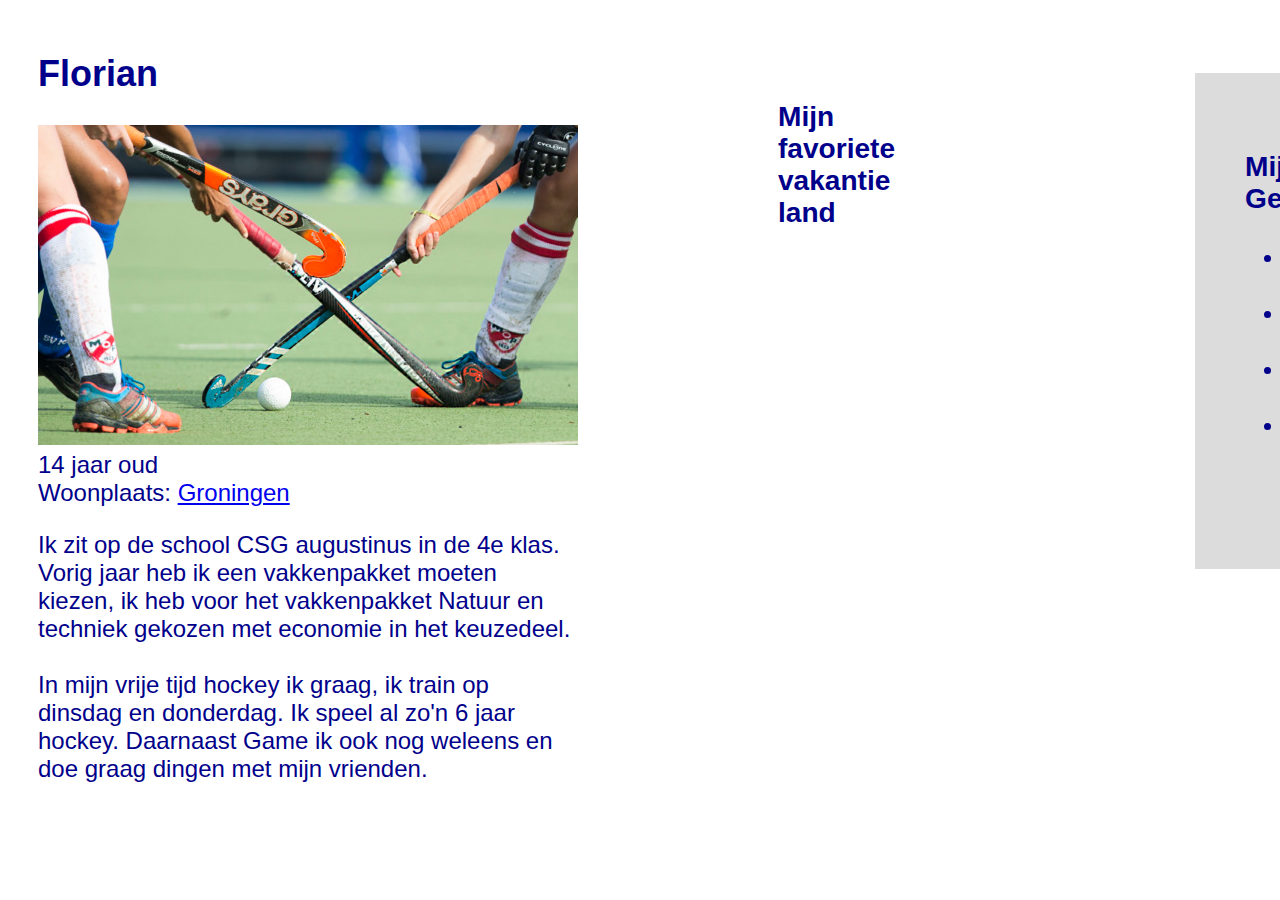
<file: overMij/index.html>
<!DOCTYPE html>
<html>
    <head>
        <title>Over Florian</title>
        <link rel="stylesheet" href="overMij.css">
    </head>
    <body>
     <div id="container">
      <div class="overmijzelf">
         <h2>Florian</h2>
          <img src="Hockey.jpg" >
          <br>14 jaar oud
          <br> Woonplaats: <a href="https://nl.wikipedia.org/wiki/Groningen_(stad)" target="_blank">Groningen</a>
         <p>Ik zit op de school CSG augustinus in de 4e klas. Vorig jaar heb ik een vakkenpakket moeten kiezen, ik heb voor het vakkenpakket Natuur en techniek gekozen met economie in het keuzedeel.
            <br>
            <br>In mijn vrije tijd hockey ik graag, ik train op dinsdag en donderdag. Ik speel al zo'n 6 jaar hockey. Daarnaast Game ik ook nog weleens en doe graag dingen met mijn vrienden.
         </p>
        </div>
        <div class="vakantie">
          <h3>Mijn favoriete vakantie land</h3>
    
        </div>
         <div class="Gezin">
          <h3>Mijn Gezin:</h3>
           <ul>
            <li>Vader Jeroen</li>
            <li>Moeder Astrid</li>
            <li>Zus Maartje</li>
            <li>Kleine Broertje Jochem</li>
           </ul>
      </div>  
     </div>
    </body>
</html>
</file>
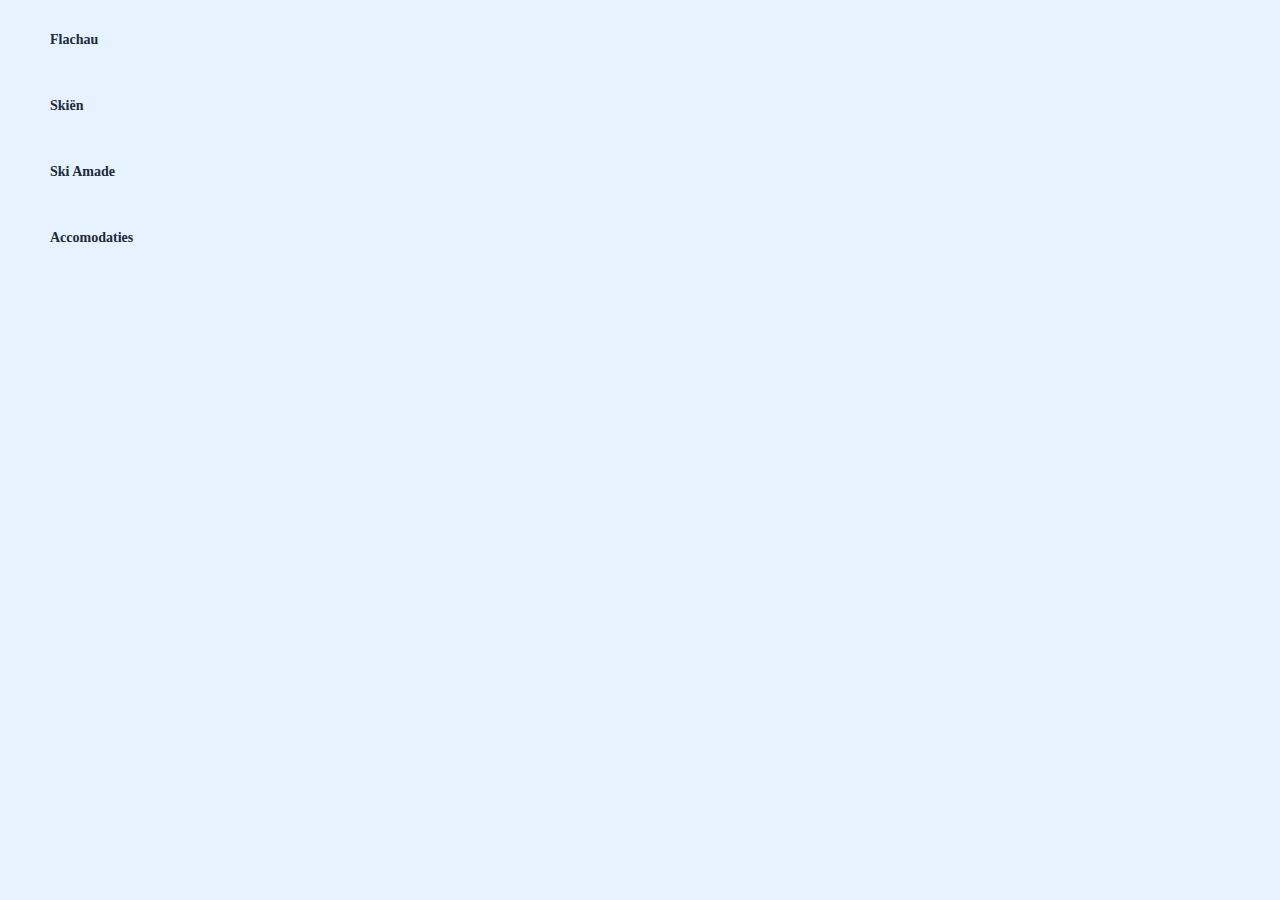
<file: PO/index.html>
<!DOCTYPE html>
<html lang="nl">
    <head>
        <meta charset="utf-8">
        <title>titel</title>
        <link rel="stylesheet" href="css/vormgeving.css">
    </head>
    <body>
        <div id="containernavigatiebalk">
           <a href="index.html"><div class="navigatiebalk">Flachau</div></a>
           <div class="navigatiebalk">Skiën</div>
           <div class="navigatiebalk">Ski Amade</div>
           <div class="navigatiebalk">Accomodaties</div>
        </div>
    </body>
</html>
</file>
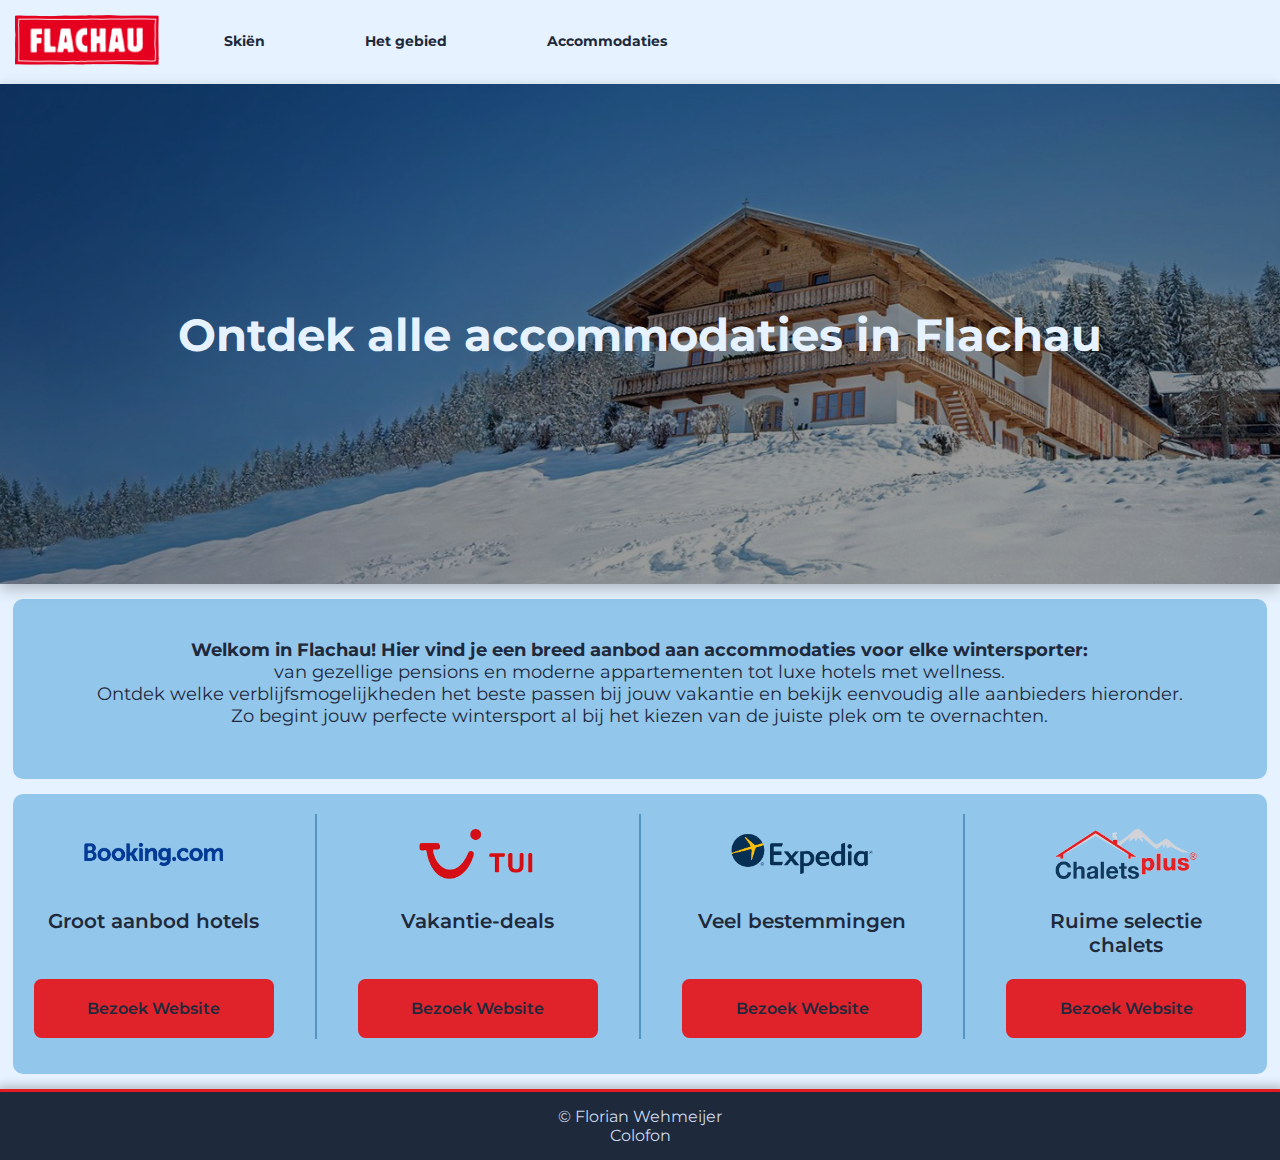
<file: PO/Accommodaties.html>
<!DOCTYPE html>
<html lang="nl">
    <head>
        <meta charset="utf-8">
        <title>Accommodaties</title>
        <link href="https://fonts.googleapis.com/css2?family=Lato:ital,wght@0,100;0,300;0,400;0,700;0,900;1,100;1,300;1,400;1,700;1,900&family=Montserrat:ital,wght@0,100..900;1,100..900&display=swap" rel="stylesheet">
        <link rel="stylesheet" href="css/vormgeving.css">
    </head>
    <body>
      <header>
          <div class="containers" id="containernavigatiebalk">
             <a href="Homepage.html"><div id="homebutton"><img src="images/Logos/flachaulogo.png" id="flachaulogo"></div></a>
             <a href="Skien.html"><div class="navigatiebalk">Skiën</div></a>
             <a href="Het Skigebied.html"><div class="navigatiebalk">Het gebied</div></a>
             <a href="Accommodaties.html"><div class="navigatiebalk">Accommodaties</div></a>
          </div>
      </header>  
       <div class="containerfoto containers" id="containerfotoAccommodaties">
            <img src="images/Bannerfotoaccomodaties.jpg">
            <div class="bannertekstskien">
            <h1>Ontdek alle accommodaties in Flachau</h1>
            </div>
        </div>
        <div class="standaardcontainer" id="containerAccommodaties">
            <div id="containertekstAccommodaties">
              <b>Welkom in Flachau! Hier vind je een breed aanbod aan accommodaties voor elke wintersporter:</b> 
              <br>van gezellige pensions en moderne appartementen tot luxe hotels met wellness. 
              <br>Ontdek welke verblijfsmogelijkheden het beste passen bij jouw vakantie en bekijk eenvoudig alle aanbieders hieronder.
              <br>Zo begint jouw perfecte wintersport al bij het kiezen van de juiste plek om te overnachten.
            </div>
        </div>
        <div class="standaardcontainer">
            <div class="containers" id="containerblokkenAccommodaties">
                <div class="blokAccommodaties">
                    <div class="containers containerlogoAccommodaties"><img src="images/Logos/Bookinglogo.png" class="logosAccommodaties"></div>
                    <div class="tekstblokAccommodaties">Groot aanbod hotels</div>
                    <a href="https://www.booking.com/city/at/flachau.nl.html?aid=1610683;label=at-flachau-Ptpch_6I*_yWoVPxNz*OuQS379686032120:pl:ta:p1:p2:ac:ap:neg:fi:tikwd-352465898286:lp1010427:li:dec:dm:ppccp=UmFuZG9tSVYkc2RlIyh9YcTrZg6rgS-QdjsHbqsySLs;ws=&gad_source=1&gad_campaignid=1576581976&gbraid=0AAAAAD_Ls1LHOeDZkVFxpmwkoCW5SCMJf&gclid=EAIaIQobChMIvsHdspz5kAMV95aDBx1V9xBrEAAYASAAEgIo9PD_BwE" target="_blank"><div class="knopAccommodaties">Bezoek Website</div></a>
                </div>
                <div class="lijnAccommodaties"></div>
                <div class="blokAccommodaties">
                    <div class="containers containerlogoAccommodaties"><img src="images/Logos/Tuilogo.png" class="logosAccommodaties"></div>
                    <div class="tekstblokAccommodaties">Vakantie-deals</div>
                    <a href="https://www.tui.nl/p/wintersport/oostenrijk/flachau/" target="_blank"><div class="knopAccommodaties">Bezoek Website</div></a>
                </div>
                <div class="lijnAccommodaties"></div>
                <div class="blokAccommodaties">
                    <div class="containers containerlogoAccommodaties"><img src="images/Logos/Expedialogo.png" class="logosAccommodaties"></div>
                    <div class="tekstblokAccommodaties">Veel bestemmingen</div>
                    <a href="https://www.expedia.nl/Flachau-Hotels.d6085447.Reisgids-Hotels" target="_blank"><div class="knopAccommodaties">Bezoek Website</div></a>
                </div>
                <div class="lijnAccommodaties"></div>
                <div class="blokAccommodaties">
                    <div class="containers containerlogoAccommodaties"><img src="images/Logos/chaletspluslogo.png" class="logosAccommodaties"></div>
                    <div class="tekstblokAccommodaties">Ruime selectie chalets</div>
                    <a href="https://www.chaletsplus.com/nl?utm_source=google&utm_medium=cpc&utm_campaign=01.NL-GS-Brandname&utm_id=950650725&gad_source=1&gad_campaignid=950650725&gbraid=0AAAAAD_fmwEjrRUG74-0FYD7u98eggr4X&gclid=EAIaIQobChMIhtiSyZz5kAMVeqiDBx3bZwoFEAAYASAAEgKrivD_BwE" target="_blank"><div class="knopAccommodaties">Bezoek Website</div></a>
                </div>
            </div>
        </div>
    </body>
    <footer>
        <div id="footerlijn"></div>
        <div id="footertekst">
            <div class="footertekst">© Florian Wehmeijer</div>
            <a href="Colofon Florian Wehmeijer.txt" target="_blank"><div class="footertekst" id="linkcolofon">Colofon</div></a>
        </div>
    </footer>
</html>
</file>
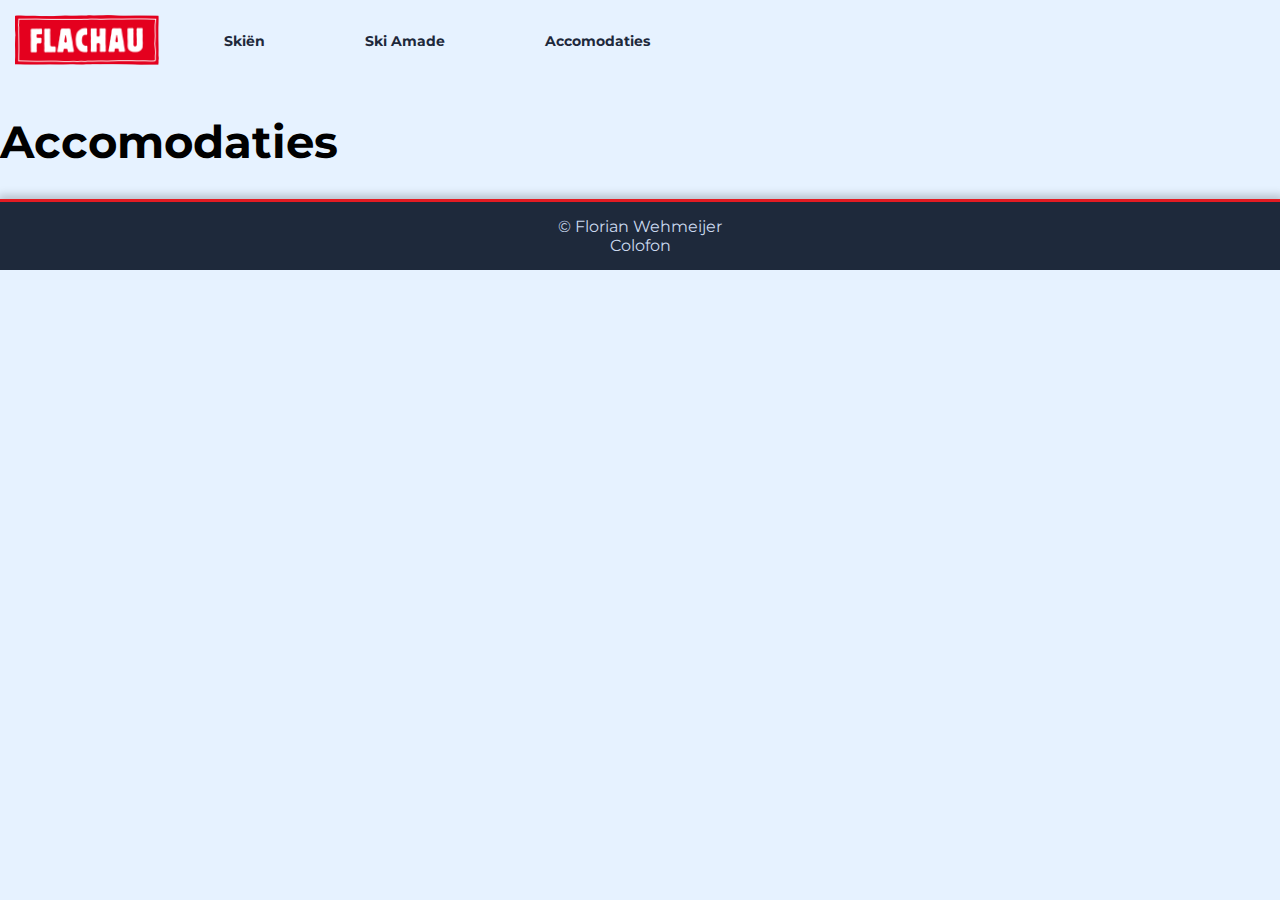
<file: PO/Accomodaties.html>
<!DOCTYPE html>
<html lang="nl">
    <head>
        <meta charset="utf-8">
        <title>Accomodaties</title>
        <link href="https://fonts.googleapis.com/css2?family=Lato:ital,wght@0,100;0,300;0,400;0,700;0,900;1,100;1,300;1,400;1,700;1,900&family=Montserrat:ital,wght@0,100..900;1,100..900&display=swap" rel="stylesheet">
        <link rel="stylesheet" href="css/vormgeving.css">
    </head>
    <header>
        <div class="containers" id="containernavigatiebalk">
           <a href="Homepage.html"><div id="homebutton"><img src="images/flachaulogo.png" id="flachaulogo"></div></a>
           <a href="Skien.html"><div class="navigatiebalk">Skiën</div></a>
           <a href="SkiAmade.html"><div class="navigatiebalk">Ski Amade</div></a>
           <a href="Accomodaties.html"><div class="navigatiebalk">Accomodaties</div></a>
        </div>
    </header>  
    <body>
       <h1>Accomodaties</h1>
    </body>
    <footer>
        <div id="footerlijn"></div>
        <div id="footertekst">
            <div class="footertekst">© Florian Wehmeijer</div>
            <a href="Colofon.Florian Wehmeijer.A4b.txt" target="_blank"><div class="footertekst" id="linkcolofon">Colofon</div></a>
        </div>
    </footer>
</html>
</file>
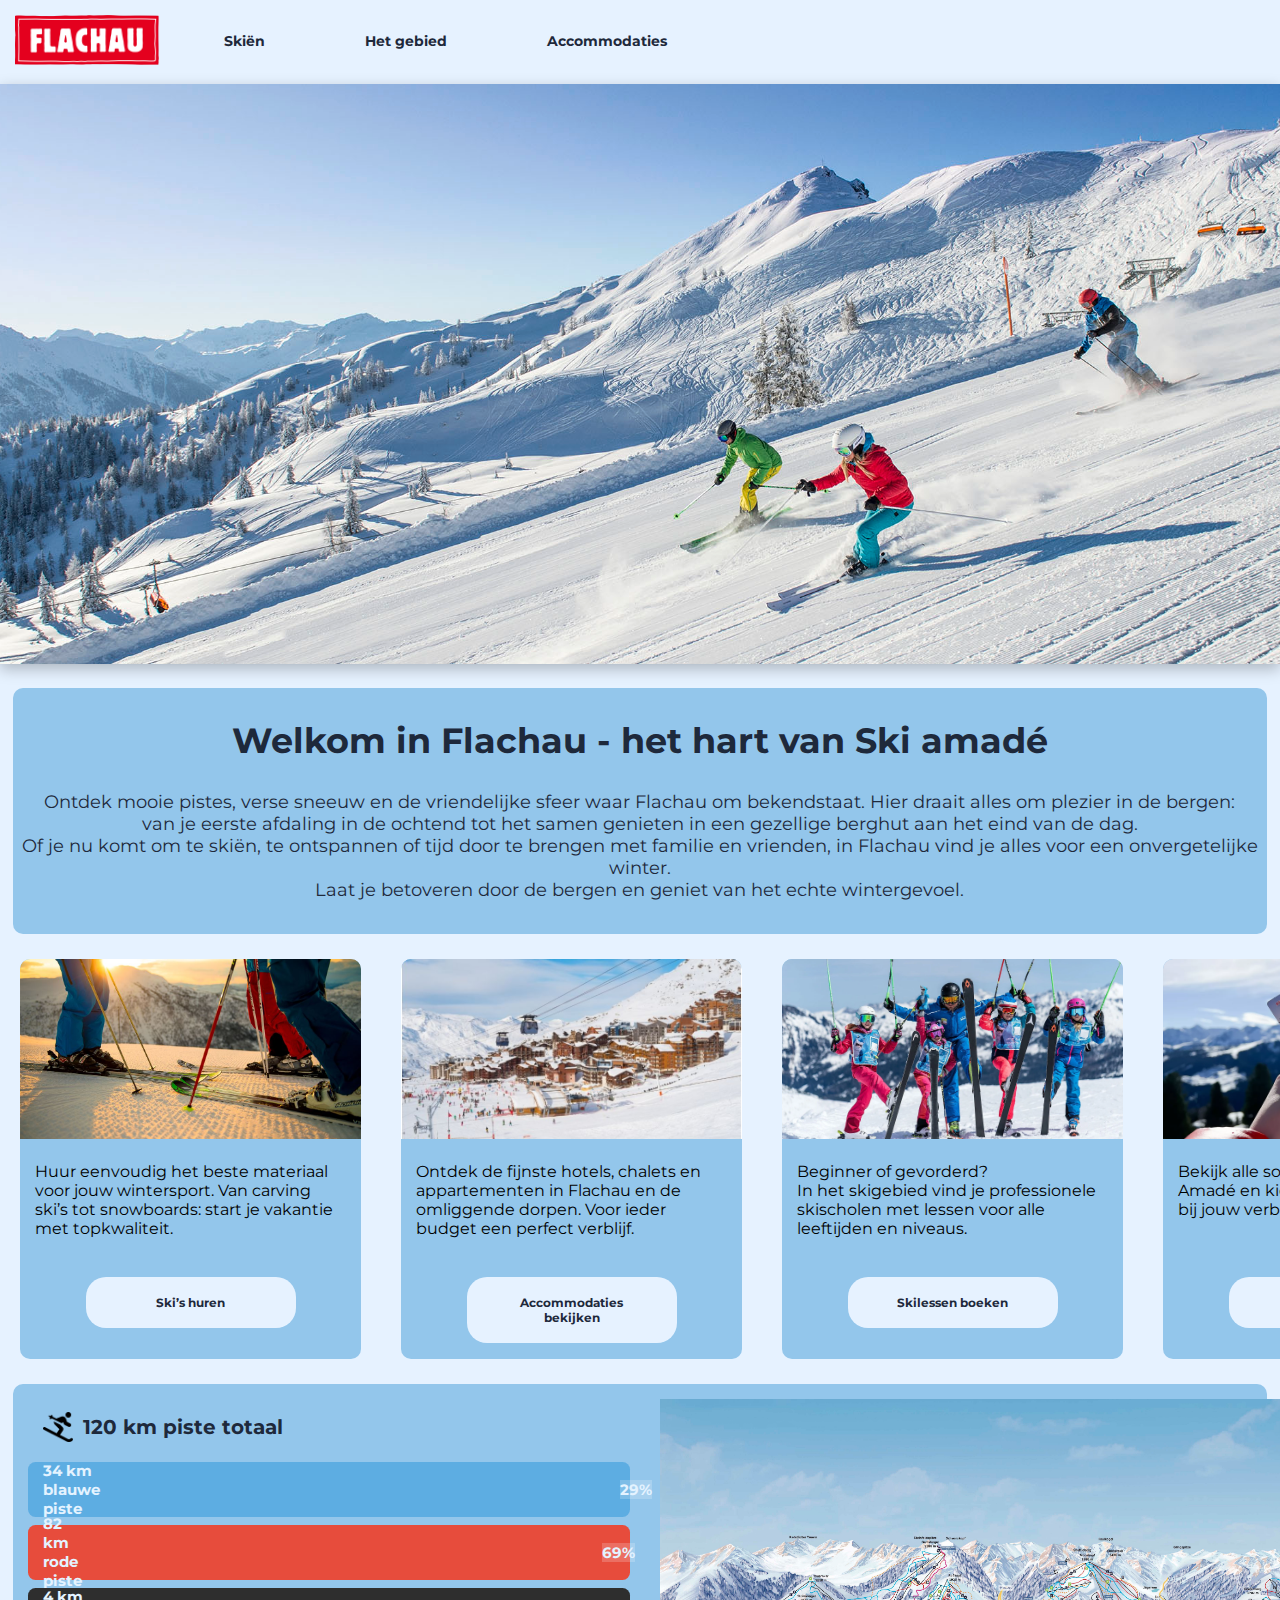
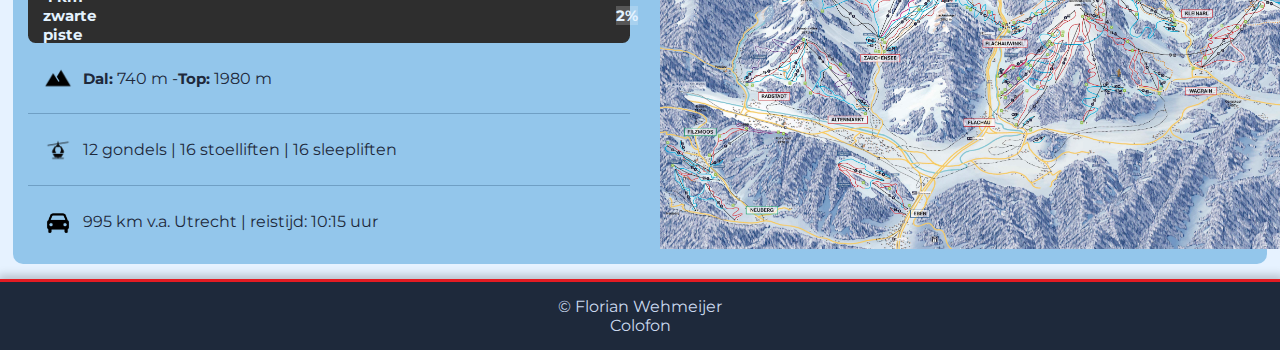
<file: PO/Homepage.html>
<!DOCTYPE html>
<html lang="nl">
    <head>
        <meta charset="utf-8">
        <title>Flachau</title>
        <link href="https://fonts.googleapis.com/css2?family=Lato:ital,wght@0,100;0,300;0,400;0,700;0,900;1,100;1,300;1,400;1,700;1,900&family=Montserrat:ital,wght@0,100..900;1,100..900&display=swap" rel="stylesheet">
        <link rel="stylesheet" href="css/vormgeving.css">
    </head>
  <body>
      <header>
          <div class="containers" id="containernavigatiebalk">
             <a href="Homepage.html"><div id="homebutton"><img src="images/Logos/flachaulogo.png" id="flachaulogo"></div></a>
             <a href="Skien.html"><div class="navigatiebalk">Skiën</div></a>
             <a href="Het Skigebied.html"><div class="navigatiebalk">Het gebied</div></a>
             <a href="Accommodaties.html"><div class="navigatiebalk">Accommodaties</div></a>
          </div>
      </header>  
        <div class="containerfoto" id="containerfotohomepage">
           <img src="images/SkiFoto.jpg">
        </div>
        <div class="containertekstinleiding standaardcontainer" id="containerwelkomtekst">
            <H2>Welkom in Flachau - het hart van Ski amadé</H2>
            <p>Ontdek mooie pistes, verse sneeuw en de vriendelijke sfeer waar Flachau om bekendstaat. Hier draait alles om plezier in de bergen:
            <br>van je eerste afdaling in de ochtend tot het samen genieten in een gezellige berghut aan het eind van de dag.
            <br>Of je nu komt om te skiën, te ontspannen of tijd door te brengen met familie en vrienden, in Flachau vind je alles voor een onvergetelijke winter.
            <br>Laat je betoveren door de bergen en geniet van het echte wintergevoel.</p>
        </div>
        <div class="containers" id="containerinfoblokken">
            <div class="Homepageinfoblokken">
                <div class="plaatjeinfoblok">
                    <img src="images/Skirent.jpeg">
                </div>
                <div class="tekstinfoblok">
                    Huur eenvoudig het beste materiaal voor jouw wintersport. Van carving ski’s tot snowboards: start je vakantie met topkwaliteit.
                </div>
                <a href="Skien.html#blokskihuur">
                    <div class="knopinfoblok">
                    Ski’s huren
                    </div>
                </a>
            </div>
            <div class="Homepageinfoblokken">
                <div class="plaatjeinfoblok">
                    <img src="images/Skiaccomodaties.jpg">
                </div>
                <div class="tekstinfoblok">
                    Ontdek de fijnste hotels, chalets en appartementen in Flachau en de omliggende dorpen. Voor ieder budget een perfect verblijf.
                </div>
                <a href="Accommodaties.html#containerblokkenAccommodaties">
                    <div class="knopinfoblok">
                    Accommodaties bekijken
                    </div>
                </a>
            </div>
            <div class="Homepageinfoblokken">
                <div class="plaatjeinfoblok">
                    <img src="images/Skischool.webp">
                </div>
                <div class="tekstinfoblok">
                    Beginner of gevorderd? <br>In het skigebied vind je professionele skischolen met lessen voor alle leeftijden en niveaus.
                </div>
                <a href="Skien.html#blokskiles">
                    <div class="knopinfoblok">
                    Skilessen boeken
                    </div>
                </a>
            </div>
            <div class="Homepageinfoblokken">
                <div class="plaatjeinfoblok">
                    <img src="images/skipassen.webp">
                </div>
                <div class="tekstinfoblok">
                    Bekijk alle soorten skipassen voor Ski Amadé en kies de pas die het beste bij jouw verblijf past.
                </div>
                <a href="Skien.html#blokskipas">
                    <div class="knopinfoblok">
                    Skipassen
                    </div>
                </a>
            </div>
            <div class="Homepageinfoblokken">
                <div class="plaatjeinfoblok">
                    <img src="images/skiamade.jpg">
                </div>
                <div class="tekstinfoblok">
                    Verken Flachau en de omliggende dorpen: pistes, activiteiten en de mooiste spots van het skigebied.
                </div>
                <a href="Het Skigebied.html#skigebieddorpen">
                    <div class="knopinfoblok">
                    Ontdek het gebied
                    </div>
                </a>
            </div>
        </div>
        <div id="containerkaart" class="containers standaardcontainer">
            <div class="pistekaartmetinfo" id="containerinfobijkaart">
                <div class="infokaart" id="infokaart1"><img src="images/icons/Ski_icon.png" class="iconskaart">120 km piste totaal</div>
                <div class="infokaart pistekleurtekst" id="infokaart2">
                    <div class="kmpiste">34 km blauwe piste</div>
                    <div class="procentpiste">29%</div>
                </div>
                <div class="infokaart pistekleurtekst" id="infokaart3">
                    <div class="kmpiste">82 km rode piste</div>
                    <div class="procentpiste">69%</div>
                </div>
                <div class="infokaart pistekleurtekst" id="infokaart4">
                    <div class="kmpiste">4 km zwarte piste</div>
                    <div class="procentpiste">2%</div>
                </div>
                <div class="infokaart"><img src="images/icons/Mountain_icon.png" class="iconskaart"><h4>Dal:</h4>740 m - <h4>Top:</h4>1980 m</div>
                <div class="border"></div>
                <div class="infokaart"><img src="images/icons/Lift_icon.png" class="iconskaart">12 gondels | 16 stoelliften | 16 sleepliften</div>
                <div class="border"></div>
                <div class="infokaart" id="infokaart7"><img src="images/icons/Car_icon2.png" class="iconskaart">995 km v.a. Utrecht | reistijd: 10:15 uur</div>
            </div>
            <div class="pistekaartmetinfo">
                <a href="images/Pistekaart-Flachau.jpg" target="_blank"><img src="images/Pistekaart-Flachau.jpg" id="pistekaart"></a>
            </div>
        </div>
    </body>
    <footer>
        <div id="footerlijn"></div>
        <div id="footertekst">
            <div class="footertekst">© Florian Wehmeijer</div>
            <a href="Colofon Florian Wehmeijer.txt" target="_blank"><div class="footertekst" id="linkcolofon">Colofon</div></a>
        </div>
    </footer>
</html>
</file>
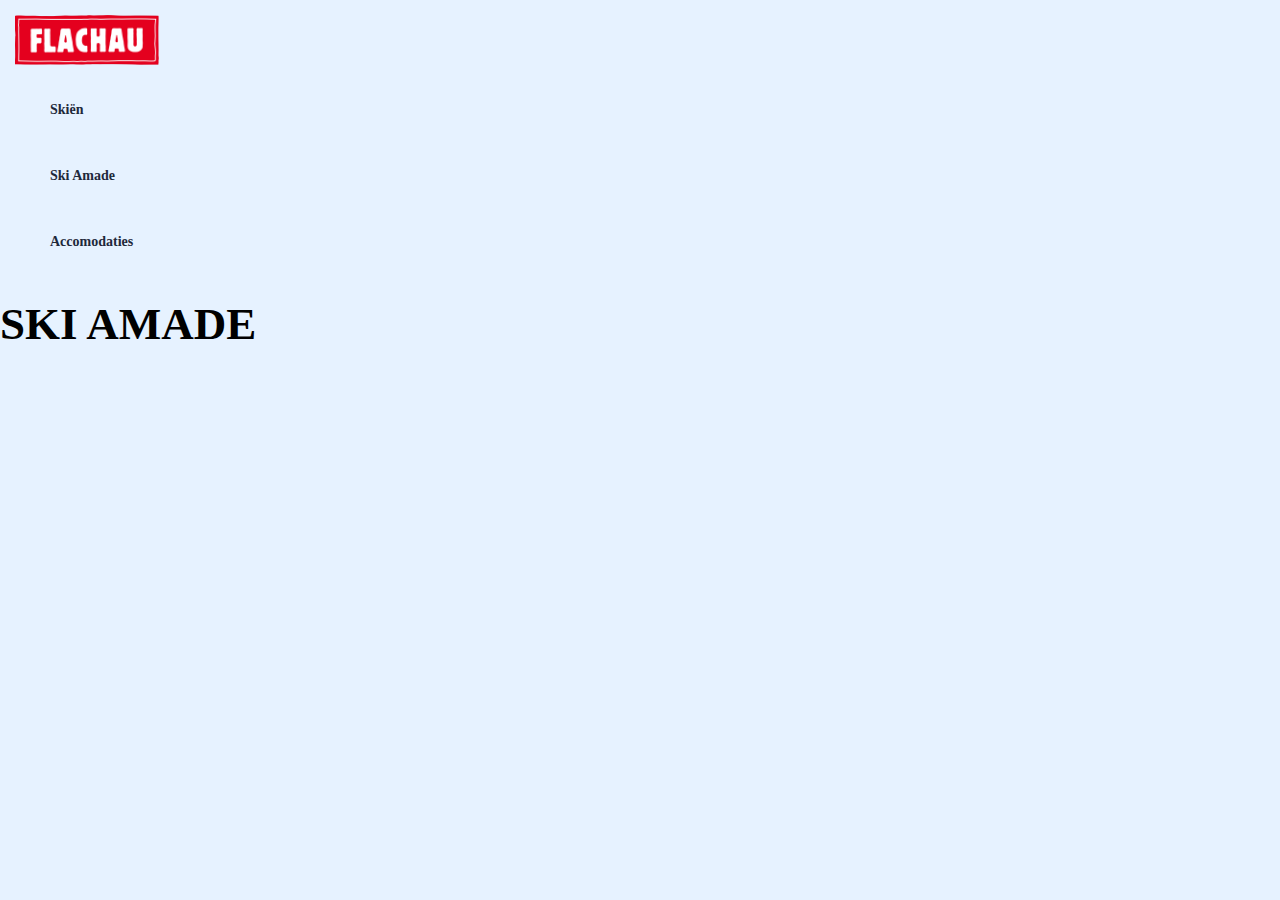
<file: PO/SkiAmade.html>
<!DOCTYPE html>
<html lang="nl">
    <head>
        <meta charset="utf-8">
        <title>titel</title>
        <link rel="stylesheet" href="css/vormgeving.css">
    </head>
    <body>
         <div id="containernavigatiebalk">
           <a href="Homepage.html"><div id="homebutton"><img src="images/flachaulogo.png" id="flachaulogo"></div></a>
           <a href="Skieen.html"><div class="navigatiebalk">Skiën</div></a>
           <a href="SkiAmade.html"><div class="navigatiebalk">Ski Amade</div></a>
           <a href="Accomodaties.html"><div class="navigatiebalk">Accomodaties</div></a>
        </div>
       <h1>SKI AMADE</h1>
    </body>
</html>
</file>
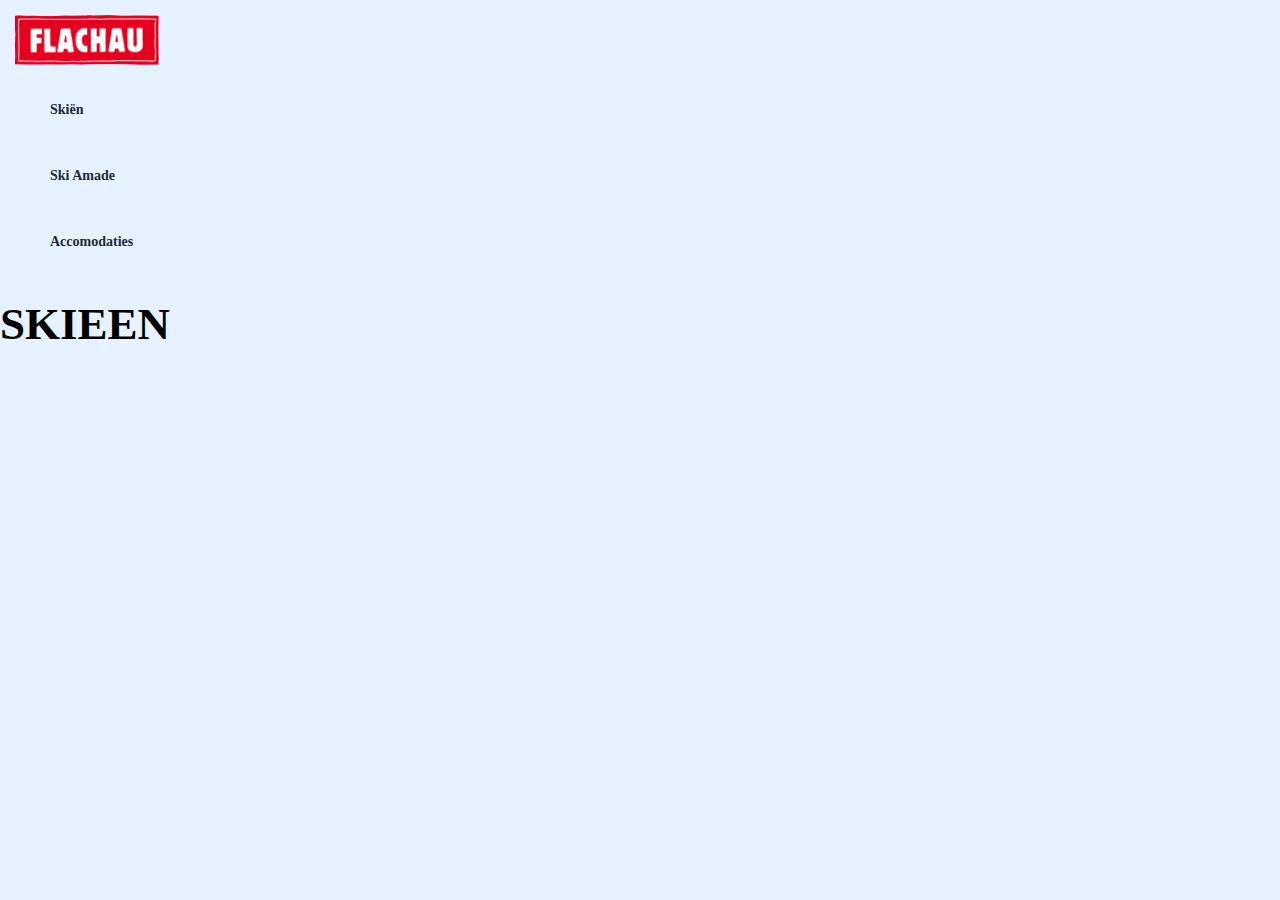
<file: PO/Skieen.html>
<!DOCTYPE html>
<html lang="nl">
    <head>
        <meta charset="utf-8">
        <title>titel</title>
        <link rel="stylesheet" href="css/vormgeving.css">
    </head>
    <body>
      <div id="containernavigatiebalk">
           <a href="Homepage.html"><div id="homebutton"><img src="images/flachaulogo.png" id="flachaulogo"></div></a>
           <a href="Skieen.html"><div class="navigatiebalk">Skiën</div></a>
           <a href="SkiAmade.html"><div class="navigatiebalk">Ski Amade</div></a>
           <a href="Accomodaties.html"><div class="navigatiebalk">Accomodaties</div></a>
        </div>
       <h1>SKIEEN</h1>
    </body>
</html>
</file>
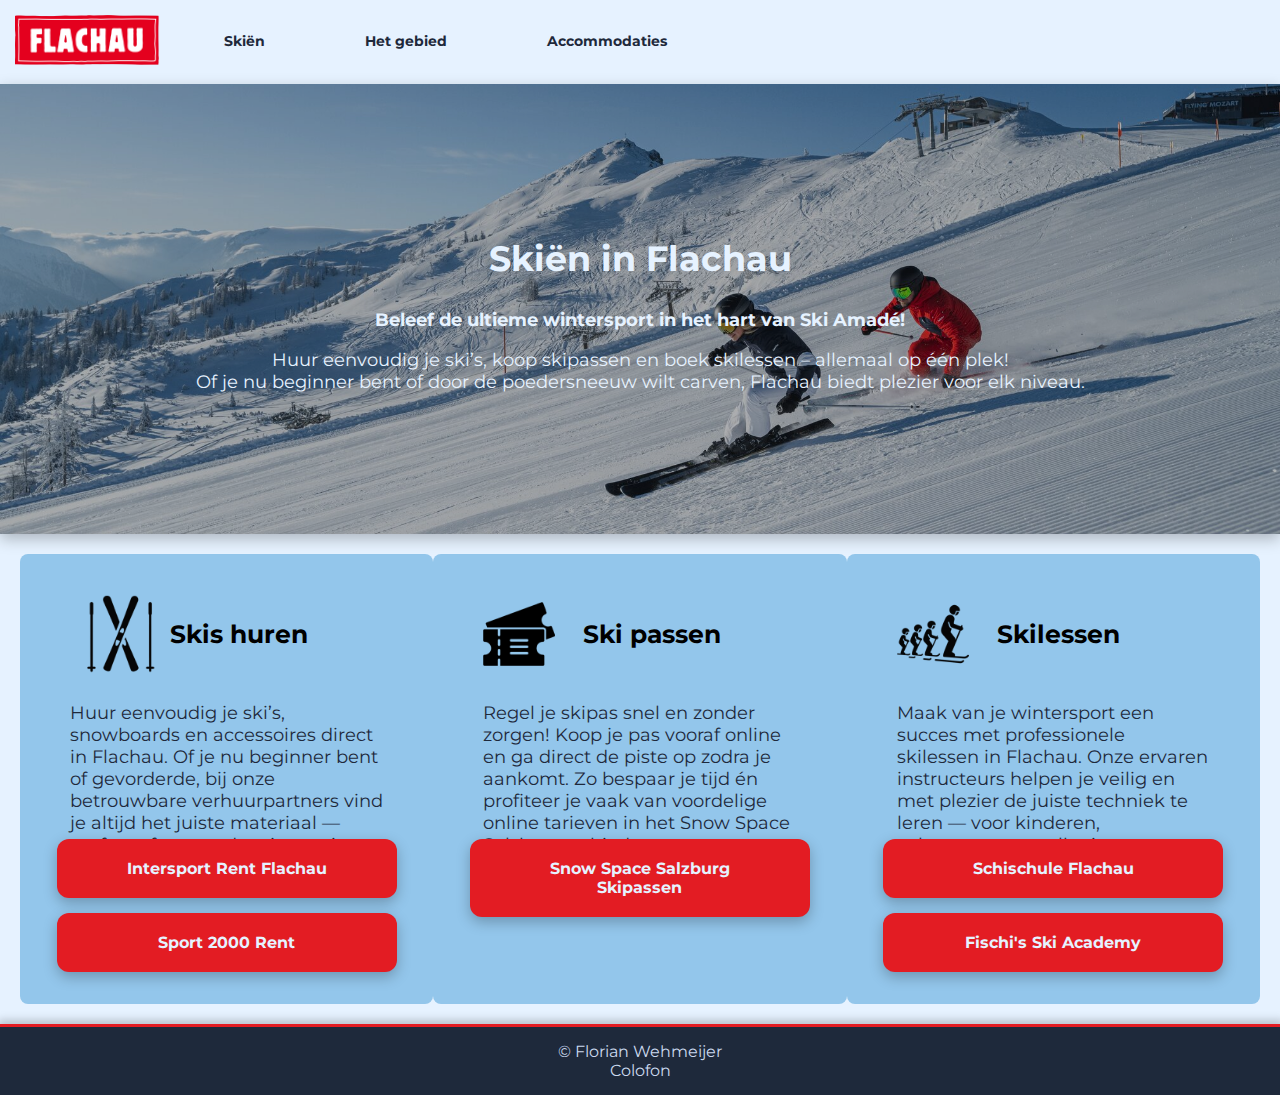
<file: PO/Skien.html>
<!DOCTYPE html>
<html lang="nl">
    <head>
        <meta charset="utf-8">
        <title>Skiën</title>
        <link href="https://fonts.googleapis.com/css2?family=Lato:ital,wght@0,100;0,300;0,400;0,700;0,900;1,100;1,300;1,400;1,700;1,900&family=Montserrat:ital,wght@0,100..900;1,100..900&display=swap" rel="stylesheet">
        <link rel="stylesheet" href="css/vormgeving.css">
    </head>
  <body>
      <header>
          <div class="containers" id="containernavigatiebalk">
             <a href="Homepage.html"><div id="homebutton"><img src="images/Logos/flachaulogo.png" id="flachaulogo"></div></a>
             <a href="Skien.html"><div class="navigatiebalk">Skiën</div></a>
             <a href="Het Skigebied.html"><div class="navigatiebalk">Het gebied</div></a>
             <a href="Accommodaties.html"><div class="navigatiebalk">Accommodaties</div></a>
          </div>
      </header>  
        <div class="containerfoto containers" id="containerfotoskien">
            <img src="images/SkiFoto2.jpg">
            <div class="bannertekstskien">
            <h2>Skiën in Flachau</h2>
            <p><strong>Beleef de ultieme wintersport in het hart van Ski Amadé!</strong></p>
            <p>Huur eenvoudig je ski’s, koop skipassen en boek skilessen – allemaal op één plek! 
            <br>Of je nu beginner bent of door de poedersneeuw wilt carven, Flachau biedt plezier voor elk niveau.</p>
            </div>
        </div>
        <div class="containers" id="containerblokskien">
          <div class="blokkenskien" id="blokskihuur">
              <div class="blokskienhoofdtekst containers"><img src="images/icons/Skis_icon.png" class="iconsskien">Skis huren</div>
              <div class="blokskientekst"><p>Huur eenvoudig je ski’s, snowboards en accessoires direct in Flachau. Of je nu beginner bent of gevorderde, bij onze betrouwbare verhuurpartners vind je altijd het juiste materiaal — perfect afgestemd op jouw niveau en stijl.</p></div>
              <div class="containerblokskienknop containers">
                 <a href="https://www.intersportrent.at/skirent-flachau~12478" target="_blank"><div class="blokskienknop">Intersport Rent Flachau</div></a>
                 <a href="https://www.sport2000rent.com/nl/skiverhuur/locaties/oostenrijk/salzburg/flachau" target="_blank"><div class="blokskienknop">Sport 2000 Rent</div></a>
              </div>
          </div>
          <div class="blokkenskien" id="blokskipas">
              <div class="blokskienhoofdtekst containers"><img src="images/icons/Ticket_icon.png" class="iconsskien">Ski passen</div>
              <div class="blokskientekst"><p>Regel je skipas snel en zonder zorgen! Koop je pas vooraf online en ga direct de piste op zodra je aankomt. Zo bespaar je tijd én profiteer je vaak van voordelige online tarieven in het Snow Space Salzburg gebied.</p></div>
              <div class="containerblokskienknop containers">
                 <a href="https://www.snow-space.com/en/winter/skitickets" target="_blank"><div class="blokskienknop">Snow Space Salzburg<br>Skipassen</div></a>
              </div>
          </div>
          <div class="blokkenskien" id="blokskiles">
              <div class="blokskienhoofdtekst containers"><img src="images/icons/Skiclass_icon.png" class="iconsskien">Skilessen</div>
              <div class="blokskientekst"><p>Maak van je wintersport een succes met professionele skilessen in Flachau. Onze ervaren instructeurs helpen je veilig en met plezier de juiste techniek te leren — voor kinderen, volwassenen en elk niveau.</p></div>
              <div class="containerblokskienknop containers">
                 <a href="https://www.skischuleflachau.at/onze-skischool.html?gad_source=1&gad_campaignid=22917690841&gclid=EAIaIQobChMIj9To4ePpkAMV8ZiDBx2Fyzm3EAAYASAAEgIPnPD_BwE" target="_blank"><div class="blokskienknop">Schischule Flachau</div></a>
                 <a href="https://www.fischis-skischule.at/nl/?gad_source=1&gad_campaignid=69419262&gclid=EAIaIQobChMIj9To4ePpkAMV8ZiDBx2Fyzm3EAAYAiAAEgJTgfD_BwE" target="_blank"><div class="blokskienknop">Fischi's Ski Academy</div></a>
              </div>
          </div>
        </div>
    </body>
    <footer>
        <div id="footerlijn"></div>
        <div id="footertekst">
            <div class="footertekst">© Florian Wehmeijer</div>
            <a href="Colofon Florian Wehmeijer.txt" target="_blank"><div class="footertekst" id="linkcolofon">Colofon</div></a>
        </div>
    </footer>
</html>
</file>
<file: overMij/overMij.css>
body {
    color: darkblue;
    font-size: 1.5rem;
    font-family: Arial, Helvetica, sans-serif;
   padding-top: 15px;
   padding-left: 30px;
}

.overmijzelf {width: 540px; }
.vakantie {margin-left: 200px;
margin-top: 50px;}
.Gezin {color: darkblue;
    font-size: 1.5rem;
    font-family: Arial, Helvetica, sans-serif;

 width: 300px;
 max-height: fit-content;
  padding: 50px;
  margin: 20px;
  margin-left: 300px;
  margin-top: 50px;
background-color: gainsboro;}
  
#container {display: flex;}
</file>
<file: PO/css/vormgeving.css>
html, body {
    padding: 0;
    margin: 0;
    background-color: hsl(211, 100%, 95%);
    font-family: montserrat;
}

a {
    text-decoration: none;
}

h1 {
    font-size: 45px;
}

h2 {
    font-size: 35px;
}

h3 {
    font-size: 25px;
}

h4 {
    font-size: 15px;
    margin-right: 4px;
}

p {
    font-size: 18px;
}

.navigatiebalk {
    color: #1E293B;
    font-weight: bold;
    font-size: 14px;
    margin: 14px;
    padding: 18px 36px;
    border-radius: 20px; 
}

.Homepageinfoblokken {
    background-color: #93C6EB;
    height: 400px;
    width: 98%;
    margin: 20px;
    border-radius: 10px;
}

.navigatiebalk:hover {
    background-color: #cbd9ee;
}

.containers {
    display: flex; 
}

.plaatjeinfoblok img {
    object-fit: cover;
    height: 180px;
    width: 341px;
    border-radius: 10px 10px 0px 0px;
}

.tekstinfoblok {
    margin-top: 4px;
    padding: 15px;
    height: 90px;
    width: 300px;
}

.knopinfoblok {
    background-color: #E6F2FF;
    color: #1E293B;
    font-weight: bold;
    text-align: center;
    font-size: 12px;
    margin: 9.5px auto;
    padding: 18px 30px;
    border-radius: 20px;
    width: 150px;
}

.knopinfoblok:hover {
    background-color: #c8d1dba2;
}

.pistekaartmetinfo {
    width: 48%;
    height: 450px;
    margin: 15px;
}

.iconskaart {
    height: 30px;
    margin-right: 10px;
}

.lijnAccommodaties {
    margin: 20px;
    height: 225px;
    width: 3px;
    background-color: #5496c2;
}

.logosAccommodaties {
    height: 50px;
    margin: 15px;
}

.tekstblokAccommodaties {
    height: 45px;
    padding: 15px;
    text-align: center;
    font-size: 20px;
    font-weight: 600;
}

.containerlogoAccommodaties {
    justify-content: center;
}

.knopAccommodaties {
    background-color: #e31c23f6;
    color: #1E293B;
    padding: 20px;
    width: 200px;
    margin: 10px auto 10px auto;
    border-radius: 7.5px;
    text-align: center;
    font-weight: 600;
}

.knopAccommodaties:hover {
    background-color: #8e2529f6;
}

.iconsskien {
    height: 100px;
}

.infokaart {
    height: 55px;
    padding-left: 15px;
    border-radius: 7.5px;
    display: flex;
    align-items: center;
}

.blokskienhoofdtekst {
    height: 60px;
    padding: 50px;
    padding-bottom: 10px;
    font-size: 25px;
    font-weight: bold;
    align-items: center;
}

.blokskientekst {
    padding: 10px 50px 25px 50px;
    color: #1E293B;
    font-size: 20px;
    height: 130px;
}

.pistekleurtekst {
    font-size: 15px;
    font-weight: bold;
    color: rgb(228, 243, 255);
}

.border {
    background: #6f9fc4;
    height: 1px;
}

.kmpiste {
    width: 300px;
}

.procentpiste {
    margin-left: 520px;
    background-color: rgba(255, 255, 255, 0.2);
    width: 45px;
    text-align: center;
}

.standaardcontainer {
    width: 98%;
    border-radius: 10px;
    background-color: #93C6EB;
    color: #1E293B;
    margin: 15px auto 15px;
}

.blokkenskien {
    background-color: #93C6EB;
    height: 450px;
    width: 600px;
    border-radius: 8px;
}

.blokskienknop:hover {
    background-color: #6d0307;
}

.blokskienknop {
    background-color: #E31C23;
    text-align: center;
    width: 300px;
    color: #E6F2FF;
    padding: 20px;
    border-radius: 12px;
    margin-bottom: 15px;
    font-weight: bold;
    box-shadow: 0px 5px 14px 0px rgba(0,0,0,0.25);
}

.containerblokskienknop {
    flex-direction: column;
    align-items: center;
}

.blokdorpen {
    height: 350px;
    width: 350px;
    padding: 25px;
    background-size: cover;
    color: #E6F2FF;
}

.blokdorpen h3 {
    padding: 10px;
    text-align: center;
}

.containerblokkendorpen {
    justify-content: space-around;
    margin: 25px 0px 25px 0px;
}

.containertekstinleiding {
    margin: 20px auto 5px; 
    text-align: center;
    padding: 2px  0px 15px 0px;
}

.bannertekstskien {
    position: absolute;
}

.blokAccommodaties {
    height: 250px;
    width: 400px;
    margin: 20px;
}

.containerfoto img {
    width: 100%;
    object-fit: cover;
}

.footertekst {
    color: #cbd9ee;
}

#linkcolofon:hover {
    color: #5DADE2;
}

#infokaart1 {
    margin-top: 0px;
    color: #1E293B;
    font-size: 20px;
    font-weight: bold;
}

#infokaart2 {
    background-color: #5DADE2;
} 

#infokaart3 {
    background-color: #E74C3C;
} 

#infokaart4 {
    background-color: #2E2E2E;
} 

#blokdorp1 {
    background-image: url(../images/Dorpfoto/Flachaufoto.png);
}

#blokdorp2 {
   background-image: url(../images/Dorpfoto/Zauchenseefoto.png);
}

#blokdorp3 {
   background-image: url(../images/Dorpfoto/Ebenfoto.png);
}

#blokdorp4 {
   background-image: url(../images/Dorpfoto/filzmoosfoto.png);
}

#blokdorp5 {
    background-image: url(../images/Dorpfoto/kleinarlfoto.png);
}

#blokdorp6 {
   background-image: url(../images/Dorpfoto/Radtstadtfoto.png);
}

#blokdorp7 {
   background-image: url(../images/Dorpfoto/stjohanfoto.png);
}

#blokdorp8 {
    background-image: url(../images/Dorpfoto/wagrainfoto.png);
}

#pistekaart {
    height: 450px;
    width: 900px;
}

#hoofdtekstdorpen {
    text-align: center;
    color: #1E293B;
    margin: 40px;
}

#containerfotogebied {
    position: relative;
    text-align: center;
    justify-content: center;
    align-items: center;
    color: #E6F2FF;
}

#containerfotogebied img {
    height: 500px;
    filter: brightness(80%);
    box-shadow: 0px 5px 14px 0px rgba(0,0,0,0.25);
}

#containerinfobijkaart {
    display: flex;
    flex-direction: column;
    justify-content: space-between;
}

#containerkaart {
    margin: 5px auto 15px;
}

#containerfotohomepage img {
    box-shadow: 0px 5px 14px 0px rgba(0,0,0,0.25);
    height: 580px;
}

#containerblokskien {
    justify-content: space-between;
    margin: 20px;
}

#containerfotoskien img {
    height: 450px;
    object-position: 100% 75%;
    filter: brightness(70%);
    box-shadow: 0px 5px 14px 0px rgba(0,0,0,0.25);
}

#containerteksthetskigebied {
    text-align: center;
    padding: 10px;
    width: 1800px;
    margin-top: 25px;
}

#containerfotoskien {
    position: relative;
    text-align: center;
    justify-content: center;
    align-items: center;
    color: #E6F2FF;
}

#flachaulogo {
    height: 50px;
    width: auto;
    padding: 0px;
}

#homebutton {
    margin: 15px;
}

#containertekstAccommodaties {
    text-align: center;
    padding: 40px;
    font-size: 18px;
    height: 100px;
}

#containerblokkenAccommodaties {
    height: 280px;
    justify-content: space-around;
}

#containerfotoAccommodaties {
    position: relative;
    text-align: center;
    justify-content: center;
    align-items: center;
    color: #E6F2FF;
}

#containerfotoAccommodaties img {
    height: 500px;
    filter: brightness(60%);
    box-shadow: 0px 5px 14px 0px rgba(0,0,0,0.25);
}

#footerlijn {
    height: 3px;
    background-color: #E31C23;
    box-shadow:  1px 0px 10px 3px rgba(0, 0, 0, 0.25);
}

#footertekst {
    background-color: #1E293B;
    text-align: center;
    padding: 15px;
}
</file>
